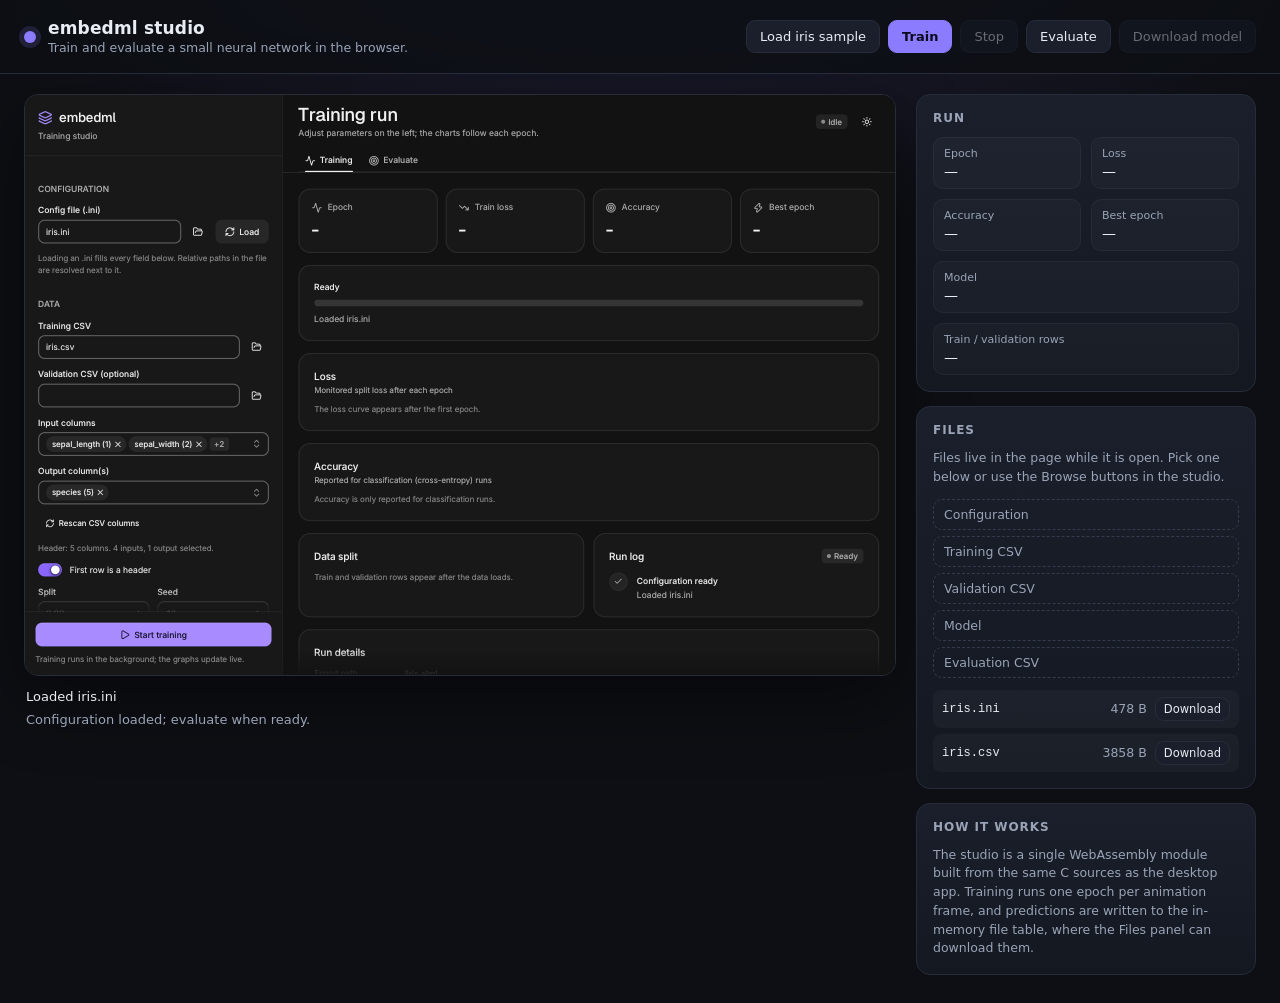
<file: docs/index.html>
<!doctype html>
<html lang="en">
<head>
  <meta charset="utf-8">
  <meta name="viewport" content="width=device-width, initial-scale=1">
  <title>embedml studio</title>
  <link rel="stylesheet" href="style.css">
</head>
<body>
  <header class="topbar">
    <div class="brand">
      <span class="dot" aria-hidden="true"></span>
      <div>
        <h1>embedml studio</h1>
        <p>Train and evaluate a small neural network in the browser.</p>
      </div>
    </div>
    <div class="actions">
      <button id="btn-sample" type="button" class="ghost">Load iris sample</button>
      <button id="btn-train" type="button" class="primary">Train</button>
      <button id="btn-stop" type="button" class="ghost" disabled>Stop</button>
      <button id="btn-eval" type="button" class="ghost">Evaluate</button>
      <button id="btn-download-model" type="button" class="ghost" disabled>Download model</button>
    </div>
  </header>

  <main class="layout">
    <section class="stage">
      <div id="canvas-wrap" class="canvas-wrap">
        <canvas id="canvas" tabindex="0" aria-label="embedml studio"></canvas>
      </div>
      <p id="status" class="status" role="status">Loading the studio...</p>
      <p id="eval-status" class="status muted">No evaluation yet.</p>
    </section>

    <aside class="side">
      <section class="card">
        <h2>Run</h2>
        <dl class="kpis">
          <div><dt>Epoch</dt><dd id="kpi-epoch">—</dd></div>
          <div><dt>Loss</dt><dd id="kpi-loss">—</dd></div>
          <div><dt>Accuracy</dt><dd id="kpi-accuracy">—</dd></div>
          <div><dt>Best epoch</dt><dd id="kpi-best">—</dd></div>
          <div class="wide"><dt>Model</dt><dd id="kpi-model">—</dd></div>
          <div class="wide"><dt>Train / validation rows</dt><dd id="kpi-rows">—</dd></div>
        </dl>
      </section>

      <section class="card">
        <h2>Files</h2>
        <p class="hint">Files live in the page while it is open. Pick one below or use the Browse buttons in the studio.</p>
        <div class="pickers">
          <label class="pick">Configuration
            <input id="file-config" type="file" accept=".ini,text/plain">
          </label>
          <label class="pick">Training CSV
            <input id="file-train" type="file" accept=".csv,text/plain">
          </label>
          <label class="pick">Validation CSV
            <input id="file-val" type="file" accept=".csv,text/plain">
          </label>
          <label class="pick">Model
            <input id="file-model" type="file" accept=".elml,.bin,application/octet-stream">
          </label>
          <label class="pick">Evaluation CSV
            <input id="file-eval" type="file" accept=".csv,text/plain">
          </label>
        </div>
        <ul id="file-list" class="files">
          <li class="empty">No files loaded yet.</li>
        </ul>
      </section>

      <section class="card note">
        <h2>How it works</h2>
        <p>The studio is a single WebAssembly module built from the same C sources as the desktop app. Training runs one epoch per animation frame, and predictions are written to the in-memory file table, where the Files panel can download them.</p>
      </section>
    </aside>
  </main>

  <script type="module" src="studio.js"></script>
</body>
</html>
</file>
<file: docs/style.css>
:root {
  color-scheme: dark;
  --bg: #0d0f14;
  --panel: #141821;
  --panel-2: #1a1f2b;
  --line: #262c3a;
  --text: #e8ecf3;
  --muted: #9aa4b6;
  --accent: #8b7bff;
  --accent-soft: rgba(139, 123, 255, 0.16);
  --good: #63d3a6;
  --bad: #ff7a7a;
  --radius: 14px;
  font-family: ui-sans-serif, system-ui, -apple-system, "Segoe UI", Roboto, sans-serif;
}

* { box-sizing: border-box; }

html, body {
  margin: 0;
  min-height: 100%;
  background:
    radial-gradient(1200px 620px at 50% -160px, rgba(139, 123, 255, 0.18), transparent 65%),
    var(--bg);
  color: var(--text);
}

body {
  display: flex;
  flex-direction: column;
  min-height: 100vh;
}

.topbar {
  display: flex;
  flex-wrap: wrap;
  gap: 18px;
  align-items: center;
  justify-content: space-between;
  padding: 18px 24px;
  border-bottom: 1px solid var(--line);
  background: rgba(13, 15, 20, 0.82);
  backdrop-filter: blur(8px);
  position: sticky;
  top: 0;
  z-index: 5;
}

.brand {
  display: flex;
  gap: 12px;
  align-items: center;
}

.brand h1 {
  margin: 0;
  font-size: 17px;
  font-weight: 650;
  letter-spacing: 0.01em;
}

.brand p {
  margin: 2px 0 0;
  font-size: 12.5px;
  color: var(--muted);
}

.dot {
  width: 12px;
  height: 12px;
  border-radius: 50%;
  background: var(--accent);
  box-shadow: 0 0 0 5px var(--accent-soft);
}

.actions {
  display: flex;
  flex-wrap: wrap;
  gap: 8px;
}

button {
  font: inherit;
  font-size: 13px;
  padding: 8px 13px;
  border-radius: 9px;
  border: 1px solid var(--line);
  background: var(--panel-2);
  color: var(--text);
  cursor: pointer;
  transition: background 120ms ease, border-color 120ms ease, opacity 120ms ease;
}

button:hover:not(:disabled) {
  border-color: #3a4358;
  background: #212737;
}

button:disabled {
  opacity: 0.42;
  cursor: not-allowed;
}

button.primary {
  background: var(--accent);
  border-color: var(--accent);
  color: #0c0a1c;
  font-weight: 650;
}

button.primary:hover:not(:disabled) {
  background: #9d90ff;
  border-color: #9d90ff;
}

.layout {
  display: grid;
  grid-template-columns: minmax(0, 1fr) 340px;
  gap: 20px;
  padding: 20px 24px 28px;
  align-items: start;
  flex: 1;
}

.stage {
  min-width: 0;
}

.canvas-wrap {
  border-radius: var(--radius);
  border: 1px solid var(--line);
  background: #0b0d12;
  overflow: hidden;
  box-shadow: 0 24px 70px rgba(0, 0, 0, 0.45);
  line-height: 0;
}

canvas {
  display: block;
  outline: none;
  touch-action: none;
}

canvas:focus-visible {
  box-shadow: inset 0 0 0 2px var(--accent);
}

.status {
  margin: 12px 2px 0;
  font-size: 13px;
  line-height: 1.45;
  color: var(--text);
}

.status[data-kind="error"] {
  color: var(--bad);
}

.status.muted {
  color: var(--muted);
  margin-top: 4px;
}

.side {
  display: flex;
  flex-direction: column;
  gap: 14px;
}

.card {
  border: 1px solid var(--line);
  border-radius: var(--radius);
  background: linear-gradient(180deg, var(--panel-2), var(--panel));
  padding: 16px;
}

.card h2 {
  margin: 0 0 12px;
  font-size: 12px;
  font-weight: 650;
  letter-spacing: 0.08em;
  text-transform: uppercase;
  color: var(--muted);
}

.kpis {
  display: grid;
  grid-template-columns: 1fr 1fr;
  gap: 10px;
  margin: 0;
}

.kpis div {
  background: rgba(255, 255, 255, 0.025);
  border: 1px solid rgba(255, 255, 255, 0.04);
  border-radius: 10px;
  padding: 9px 10px;
}

.kpis .wide {
  grid-column: 1 / -1;
}

.kpis dt {
  font-size: 11px;
  color: var(--muted);
  margin-bottom: 3px;
}

.kpis dd {
  margin: 0;
  font-size: 14px;
  font-variant-numeric: tabular-nums;
  overflow-wrap: anywhere;
}

.hint, .note p {
  margin: 0 0 12px;
  font-size: 12.5px;
  line-height: 1.5;
  color: var(--muted);
}

.pickers {
  display: flex;
  flex-direction: column;
  gap: 6px;
}

.pick {
  display: flex;
  align-items: center;
  justify-content: space-between;
  gap: 10px;
  font-size: 12.5px;
  padding: 7px 10px;
  border: 1px dashed #333b4d;
  border-radius: 9px;
  color: var(--muted);
  cursor: pointer;
}

.pick:hover {
  border-color: var(--accent);
  color: var(--text);
}

.pick input {
  display: none;
}

.files {
  list-style: none;
  margin: 12px 0 0;
  padding: 0;
  display: flex;
  flex-direction: column;
  gap: 6px;
}

.files li {
  display: flex;
  align-items: center;
  gap: 8px;
  font-size: 12.5px;
  padding: 7px 9px;
  border-radius: 8px;
  background: rgba(255, 255, 255, 0.03);
}

.files li.empty {
  color: var(--muted);
  background: transparent;
  padding-left: 0;
}

.files code {
  flex: 1;
  min-width: 0;
  overflow: hidden;
  text-overflow: ellipsis;
  white-space: nowrap;
  font-size: 12px;
}

.files span {
  color: var(--muted);
  font-variant-numeric: tabular-nums;
  white-space: nowrap;
}

.files button {
  padding: 4px 8px;
  font-size: 11.5px;
}

.note p { margin: 0; }

@media (max-width: 1080px) {
  .layout {
    grid-template-columns: minmax(0, 1fr);
  }
  .side {
    flex-direction: row;
    flex-wrap: wrap;
  }
  .side .card {
    flex: 1 1 280px;
  }
}

@media (max-width: 640px) {
  .topbar { padding: 14px 16px; }
  .layout { padding: 14px 16px 22px; gap: 14px; }
  .brand p { display: none; }
  .actions { width: 100%; }
  .actions button { flex: 1 1 auto; }
}
</file>
